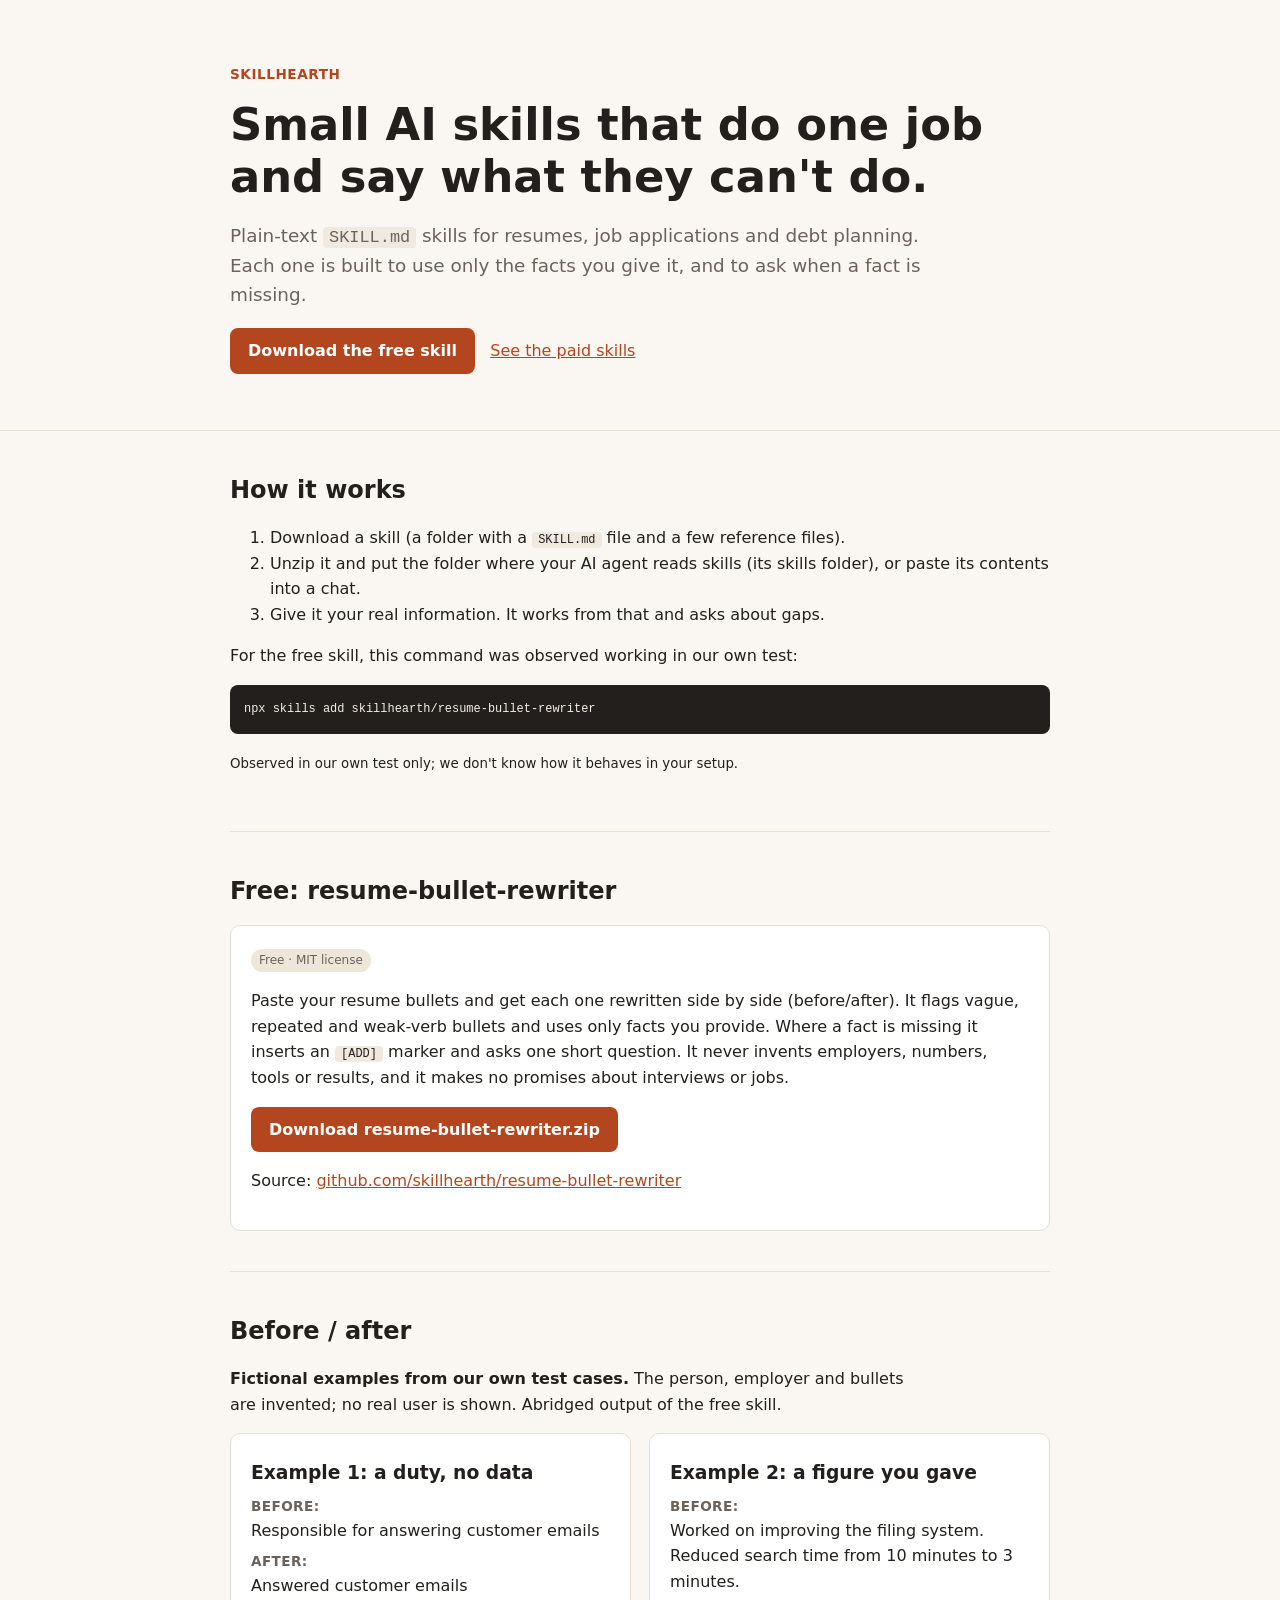
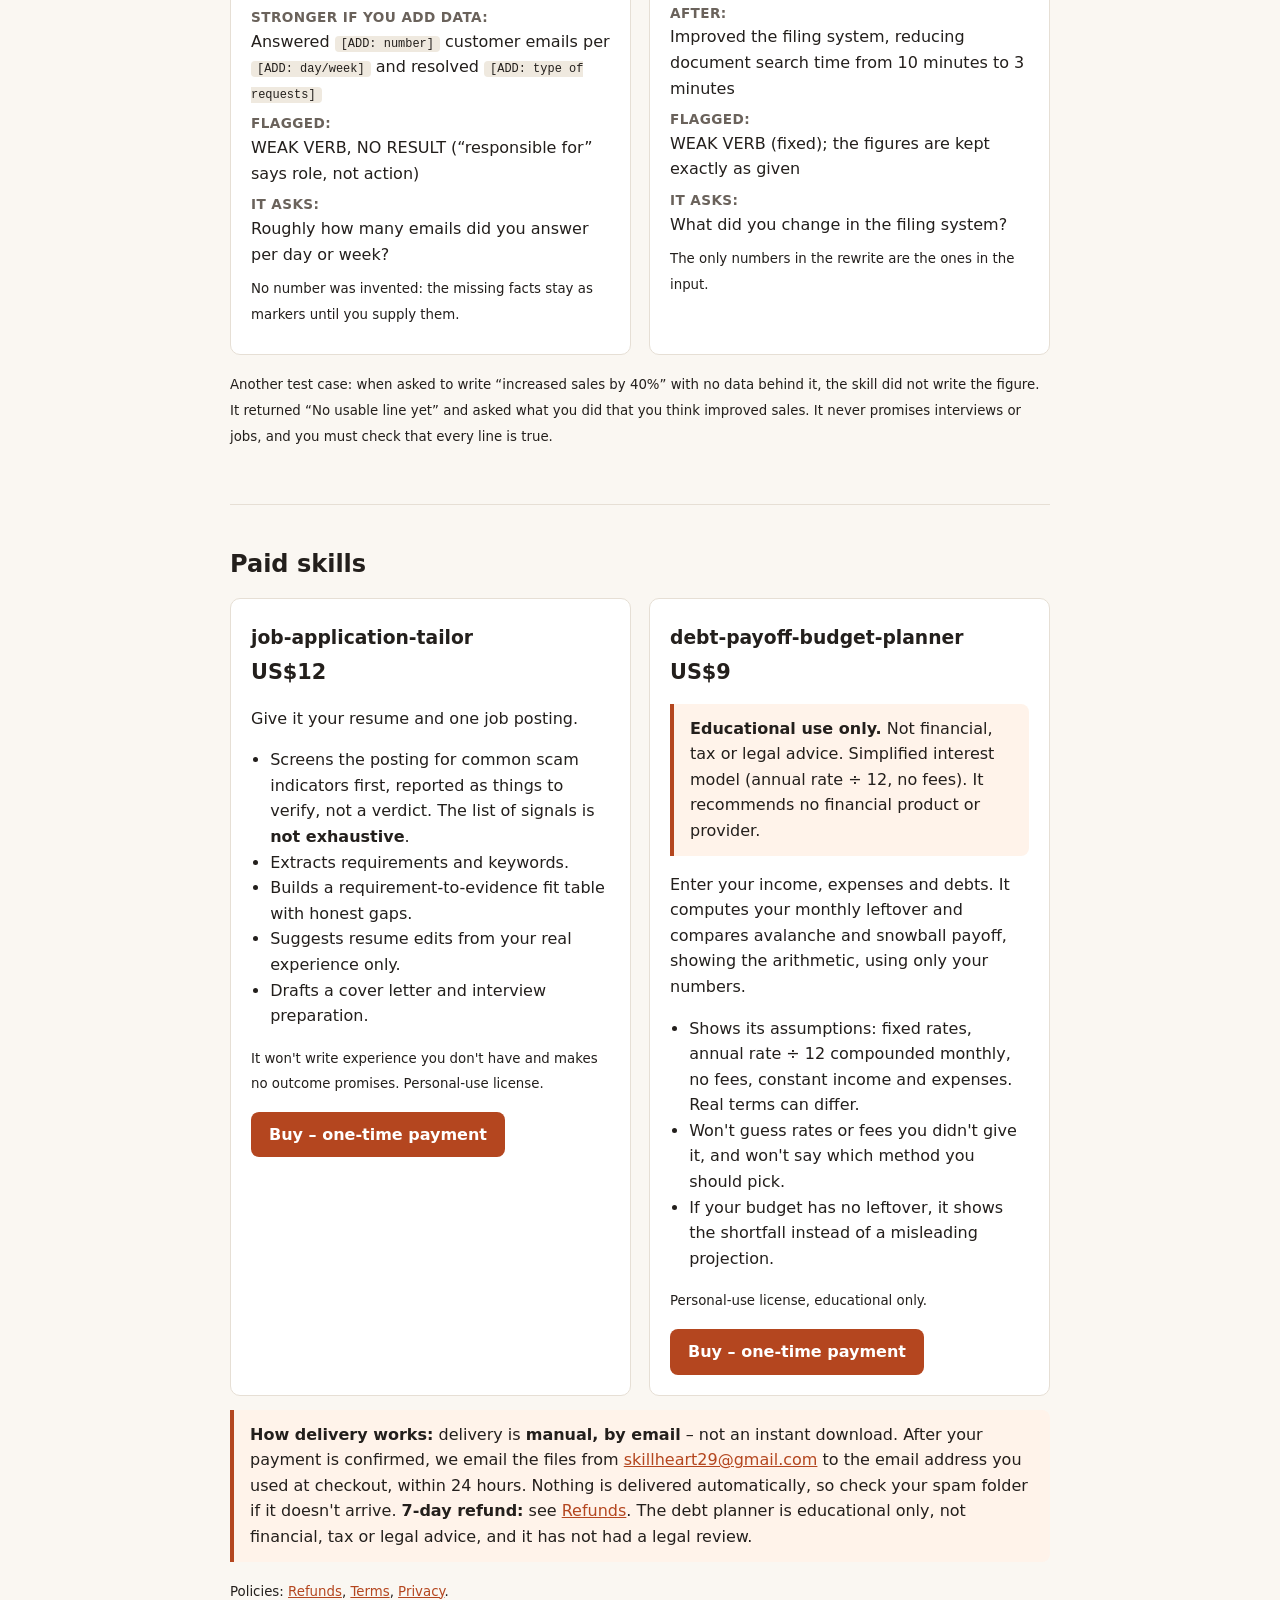
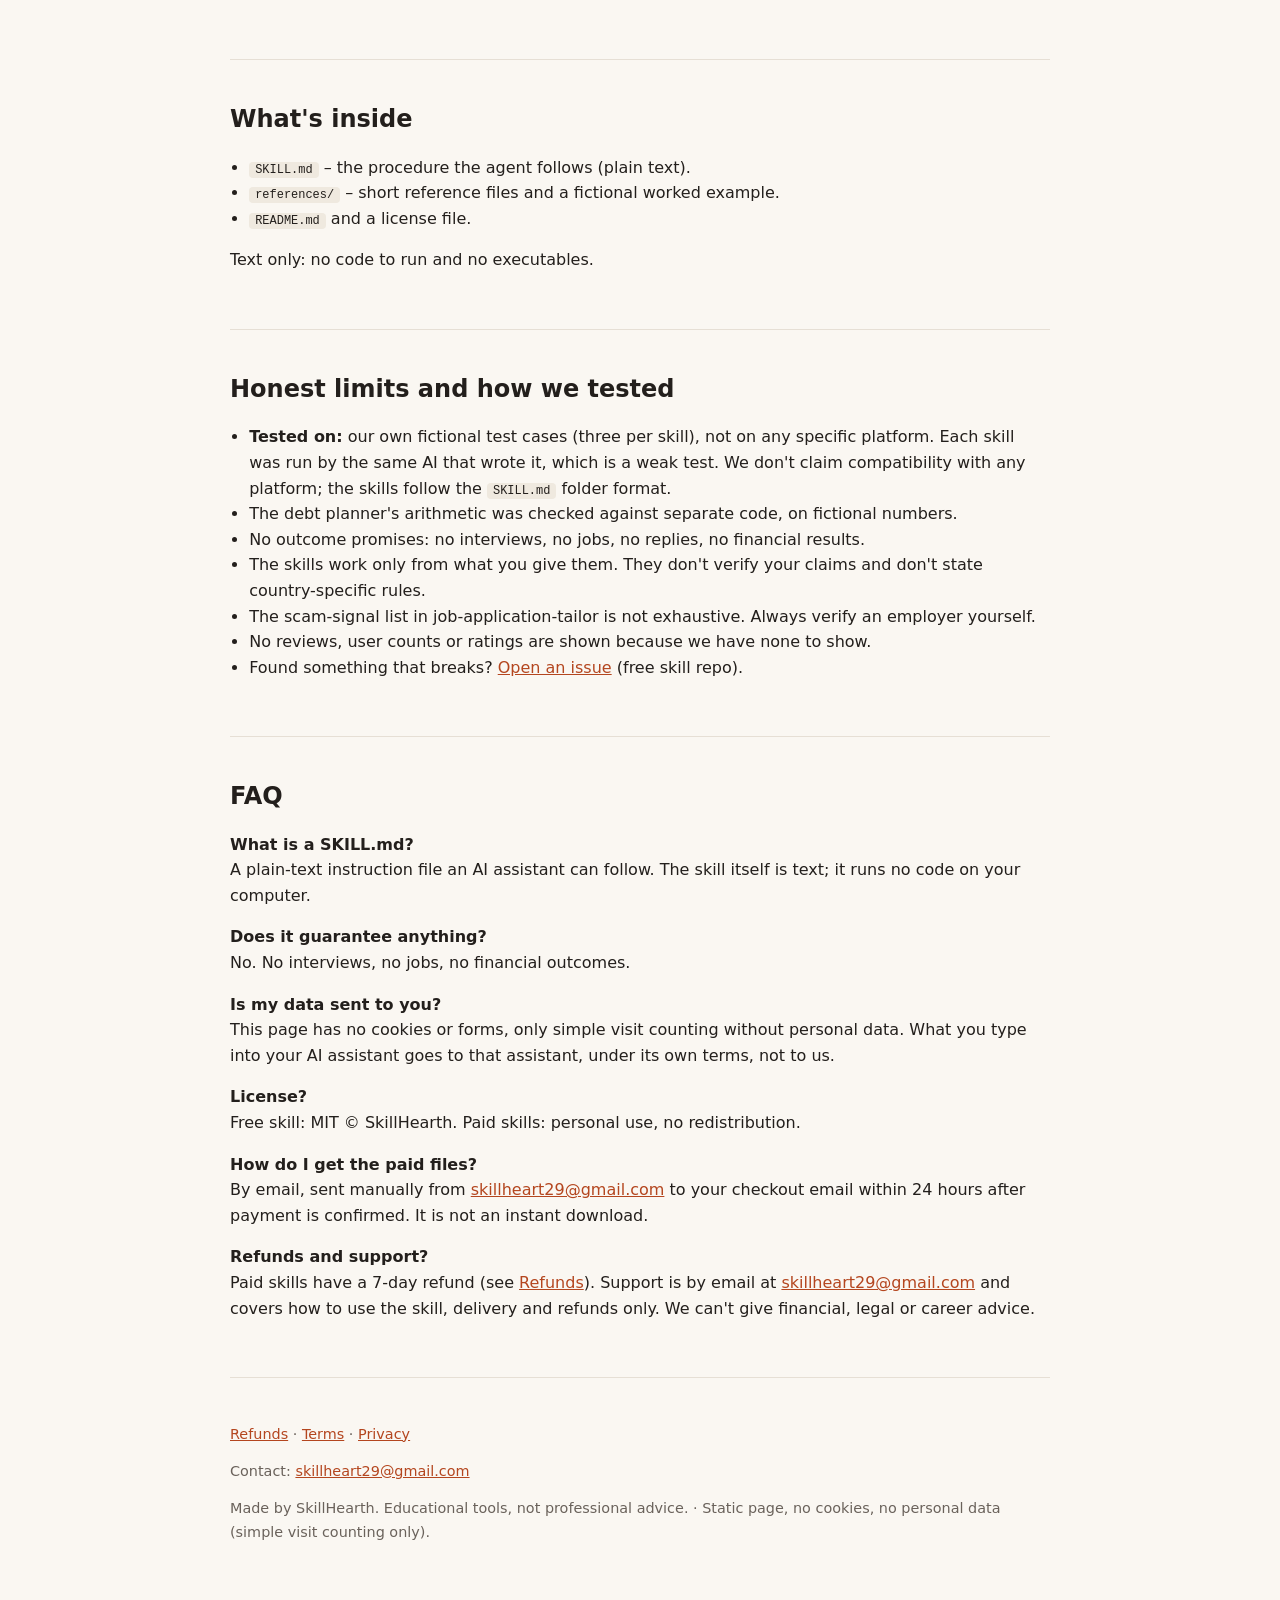
<file: index.html>
<!doctype html>
<html lang="en">
<head>
<meta charset="utf-8">
<meta name="viewport" content="width=device-width, initial-scale=1">
<title>SkillHearth – small AI skills for resumes, applications and debt planning</title>
<meta name="description" content="Small, plain-text agent skills (SKILL.md folders). One free resume-bullet rewriter, two paid skills. Honest about what they do not do.">
<link rel="stylesheet" href="style.css">
</head>
<body>
<header class="hero"><div class="wrap">
  <div class="brand">SkillHearth</div>
  <h1>Small AI skills that do one job and say what they can't do.</h1>
  <p class="lead">Plain-text <code>SKILL.md</code> skills for resumes, job applications and debt planning. Each one is built to use only the facts you give it, and to ask when a fact is missing.</p>
  <p><a class="btn" href="downloads/resume-bullet-rewriter.zip" download>Download the free skill</a> &nbsp; <a href="#paid">See the paid skills</a></p>
</div></header>

<main class="wrap">

<section id="how">
  <h2>How it works</h2>
  <ol>
    <li>Download a skill (a folder with a <code>SKILL.md</code> file and a few reference files).</li>
    <li>Unzip it and put the folder where your AI agent reads skills (its skills folder), or paste its contents into a chat.</li>
    <li>Give it your real information. It works from that and asks about gaps.</li>
  </ol>
  <p>For the free skill, this command was observed working in our own test:</p>
  <pre><code>npx skills add skillhearth/resume-bullet-rewriter</code></pre>
  <p><small>Observed in our own test only; we don't know how it behaves in your setup.</small></p>
</section>

<section id="free">
  <h2>Free: resume-bullet-rewriter</h2>
  <div class="card">
    <span class="tag">Free &middot; MIT license</span>
    <p>Paste your resume bullets and get each one rewritten side by side (before/after). It flags vague, repeated and weak-verb bullets and uses only facts you provide. Where a fact is missing it inserts an <code>[ADD]</code> marker and asks one short question. It never invents employers, numbers, tools or results, and it makes no promises about interviews or jobs.</p>
    <p><a class="btn" href="downloads/resume-bullet-rewriter.zip" download>Download resume-bullet-rewriter.zip</a></p>
    <p>Source: <a href="https://github.com/skillhearth/resume-bullet-rewriter">github.com/skillhearth/resume-bullet-rewriter</a></p>
  </div>
</section>

<section id="examples">
  <h2>Before / after</h2>
  <p class="label"><strong>Fictional examples from our own test cases.</strong> The person, employer and bullets are invented; no real user is shown. Abridged output of the free skill.</p>
  <div class="grid">
    <div class="card ba">
      <h3>Example 1: a duty, no data</h3>
      <p><span class="k">Before:</span> Responsible for answering customer emails</p>
      <p><span class="k">After:</span> Answered customer emails</p>
      <p><span class="k">Stronger if you add data:</span> Answered <code>[ADD: number]</code> customer emails per <code>[ADD: day/week]</code> and resolved <code>[ADD: type of requests]</code></p>
      <p><span class="k">Flagged:</span> WEAK VERB, NO RESULT (&ldquo;responsible for&rdquo; says role, not action)</p>
      <p><span class="k">It asks:</span> Roughly how many emails did you answer per day or week?</p>
      <p><small>No number was invented: the missing facts stay as markers until you supply them.</small></p>
    </div>
    <div class="card ba">
      <h3>Example 2: a figure you gave</h3>
      <p><span class="k">Before:</span> Worked on improving the filing system. Reduced search time from 10 minutes to 3 minutes.</p>
      <p><span class="k">After:</span> Improved the filing system, reducing document search time from 10 minutes to 3 minutes</p>
      <p><span class="k">Flagged:</span> WEAK VERB (fixed); the figures are kept exactly as given</p>
      <p><span class="k">It asks:</span> What did you change in the filing system?</p>
      <p><small>The only numbers in the rewrite are the ones in the input.</small></p>
    </div>
  </div>
  <p><small>Another test case: when asked to write &ldquo;increased sales by 40%&rdquo; with no data behind it, the skill did not write the figure. It returned &ldquo;No usable line yet&rdquo; and asked what you did that you think improved sales. It never promises interviews or jobs, and you must check that every line is true.</small></p>
</section>

<section id="paid">
  <h2>Paid skills</h2>
  <div class="grid">
    <div class="card">
      <h3>job-application-tailor</h3>
      <div class="price">US$12</div>
      <p>Give it your resume and one job posting.</p>
      <ul>
        <li>Screens the posting for common scam indicators first, reported as things to verify, not a verdict. The list of signals is <strong>not exhaustive</strong>.</li>
        <li>Extracts requirements and keywords.</li>
        <li>Builds a requirement-to-evidence fit table with honest gaps.</li>
        <li>Suggests resume edits from your real experience only.</li>
        <li>Drafts a cover letter and interview preparation.</li>
      </ul>
      <p><small>It won't write experience you don't have and makes no outcome promises. Personal-use license.</small></p>
      <a class="btn" href="https://buy.stripe.com/cNicMZbQJfxW5eu9It33W00" rel="noopener">Buy &ndash; one-time payment</a>
    </div>
    <div class="card">
      <h3>debt-payoff-budget-planner</h3>
      <div class="price">US$9</div>
      <div class="notice"><strong>Educational use only.</strong> Not financial, tax or legal advice. Simplified interest model (annual rate &divide; 12, no fees). It recommends no financial product or provider.</div>
      <p>Enter your income, expenses and debts. It computes your monthly leftover and compares avalanche and snowball payoff, showing the arithmetic, using only your numbers.</p>
      <ul>
        <li>Shows its assumptions: fixed rates, annual rate &divide; 12 compounded monthly, no fees, constant income and expenses. Real terms can differ.</li>
        <li>Won't guess rates or fees you didn't give it, and won't say which method you should pick.</li>
        <li>If your budget has no leftover, it shows the shortfall instead of a misleading projection.</li>
      </ul>
      <p><small>Personal-use license, educational only.</small></p>
      <a class="btn" href="https://buy.stripe.com/bJecMZdYR2LabCS2g133W01" rel="noopener">Buy &ndash; one-time payment</a>
    </div>
  </div>
  <div class="notice"><strong>How delivery works:</strong> delivery is <strong>manual, by email</strong> &ndash; not an instant download. After your payment is confirmed, we email the files from <a href="mailto:skillheart29@gmail.com">skillheart29@gmail.com</a> to the email address you used at checkout, within 24 hours. Nothing is delivered automatically, so check your spam folder if it doesn't arrive. <strong>7-day refund:</strong> see <a href="refunds/">Refunds</a>. The debt planner is educational only, not financial, tax or legal advice, and it has not had a legal review.</div>
  <p><small>Policies: <a href="refunds/">Refunds</a>, <a href="terms/">Terms</a>, <a href="privacy/">Privacy</a>.</small></p>
</section>

<section id="inside">
  <h2>What's inside</h2>
  <ul>
    <li><code>SKILL.md</code> &ndash; the procedure the agent follows (plain text).</li>
    <li><code>references/</code> &ndash; short reference files and a fictional worked example.</li>
    <li><code>README.md</code> and a license file.</li>
  </ul>
  <p>Text only: no code to run and no executables.</p>
</section>

<section id="limits">
  <h2>Honest limits and how we tested</h2>
  <ul>
    <li><strong>Tested on:</strong> our own fictional test cases (three per skill), not on any specific platform. Each skill was run by the same AI that wrote it, which is a weak test. We don't claim compatibility with any platform; the skills follow the <code>SKILL.md</code> folder format.</li>
    <li>The debt planner's arithmetic was checked against separate code, on fictional numbers.</li>
    <li>No outcome promises: no interviews, no jobs, no replies, no financial results.</li>
    <li>The skills work only from what you give them. They don't verify your claims and don't state country-specific rules.</li>
    <li>The scam-signal list in job-application-tailor is not exhaustive. Always verify an employer yourself.</li>
    <li>No reviews, user counts or ratings are shown because we have none to show.</li>
    <li>Found something that breaks? <a href="https://github.com/skillhearth/resume-bullet-rewriter/issues">Open an issue</a> (free skill repo).</li>
  </ul>
</section>

<section id="faq">
  <h2>FAQ</h2>
  <p><strong>What is a SKILL.md?</strong><br>A plain-text instruction file an AI assistant can follow. The skill itself is text; it runs no code on your computer.</p>
  <p><strong>Does it guarantee anything?</strong><br>No. No interviews, no jobs, no financial outcomes.</p>
  <p><strong>Is my data sent to you?</strong><br>This page has no cookies or forms, only simple visit counting without personal data. What you type into your AI assistant goes to that assistant, under its own terms, not to us.</p>
  <p><strong>License?</strong><br>Free skill: MIT &copy; SkillHearth. Paid skills: personal use, no redistribution.</p>
  <p><strong>How do I get the paid files?</strong><br>By email, sent manually from <a href="mailto:skillheart29@gmail.com">skillheart29@gmail.com</a> to your checkout email within 24 hours after payment is confirmed. It is not an instant download.</p>
  <p><strong>Refunds and support?</strong><br>Paid skills have a 7-day refund (see <a href="refunds/">Refunds</a>). Support is by email at <a href="mailto:skillheart29@gmail.com">skillheart29@gmail.com</a> and covers how to use the skill, delivery and refunds only. We can't give financial, legal or career advice.</p>
</section>
</main>

<footer><div class="wrap">
  <p><a href="refunds/">Refunds</a> &middot; <a href="terms/">Terms</a> &middot; <a href="privacy/">Privacy</a></p>
  <p>Contact: <a href="mailto:skillheart29@gmail.com">skillheart29@gmail.com</a></p>
  <p>Made by SkillHearth. Educational tools, not professional advice. &middot; Static page, no cookies, no personal data (simple visit counting only).</p>
</div></footer>
<script data-goatcounter="https://skillhearth.goatcounter.com/count" async src="//gc.zgo.at/count.js"></script>
</body>
</html>
</file>
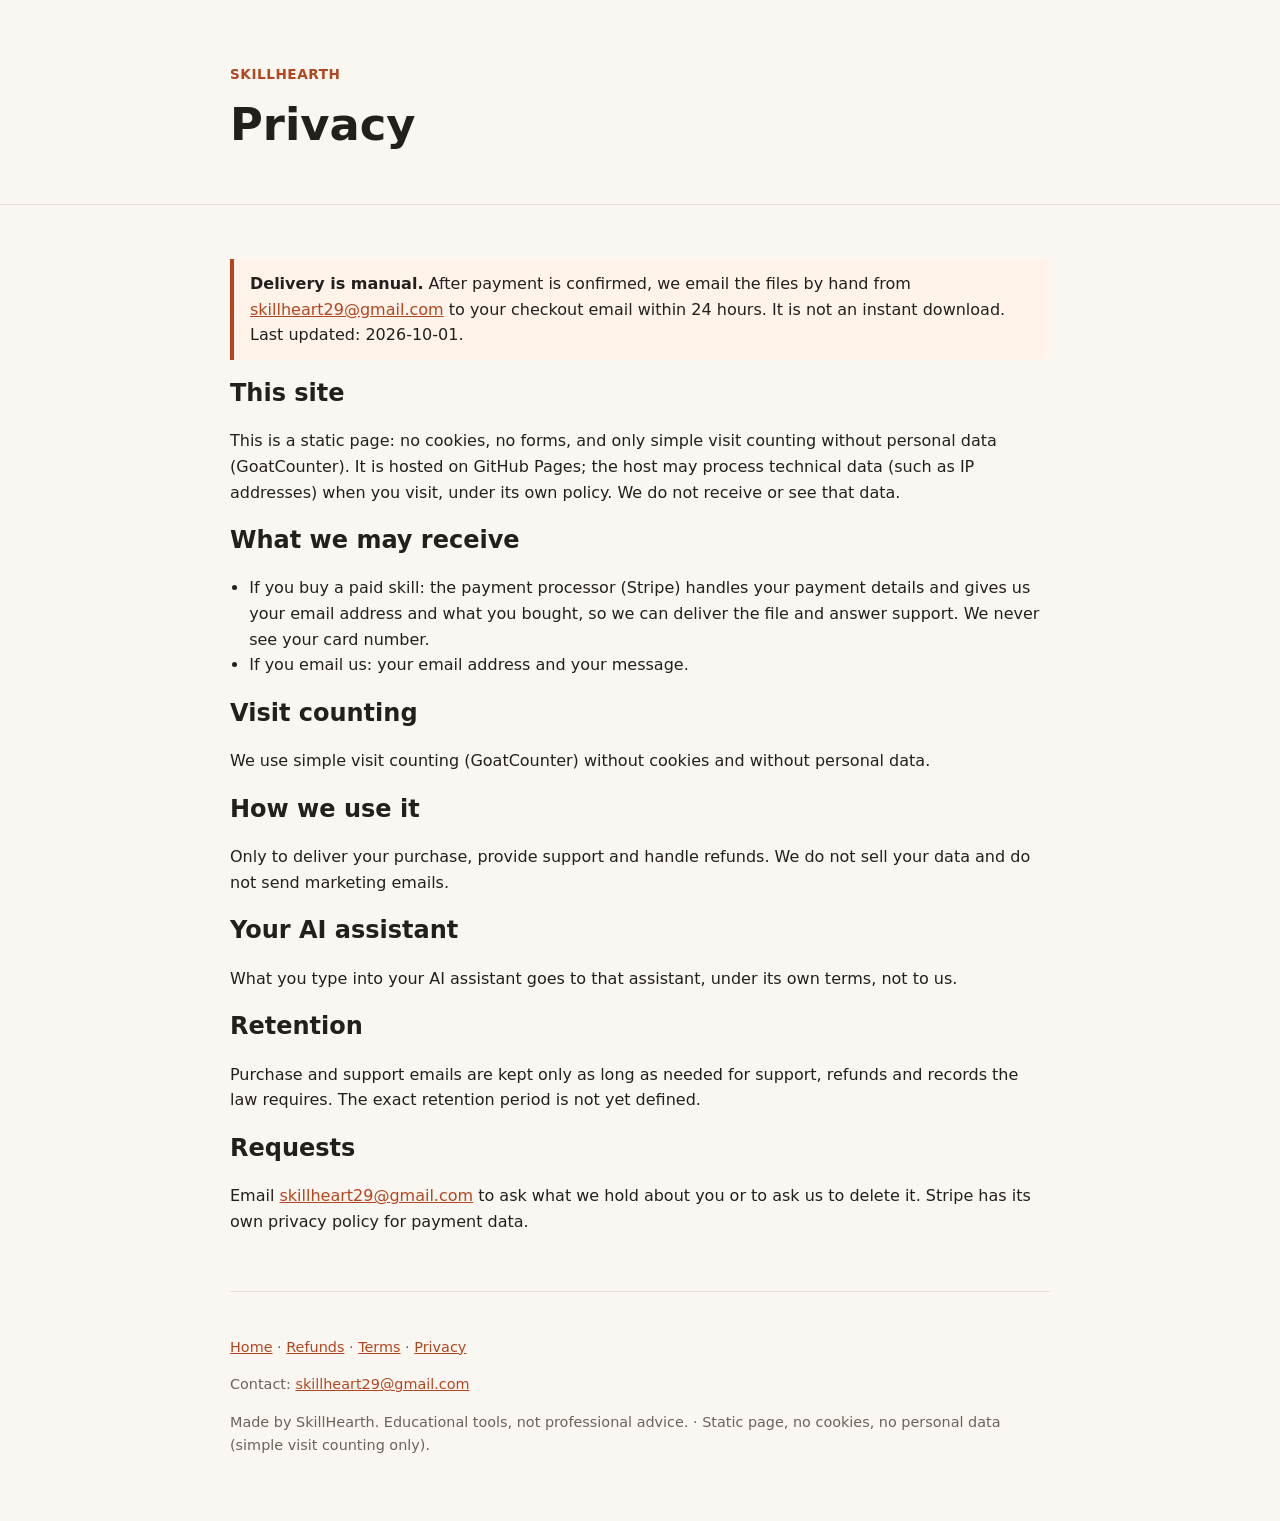
<file: privacy/index.html>
<!doctype html>
<html lang="en">
<head>
<meta charset="utf-8">
<meta name="viewport" content="width=device-width, initial-scale=1">
<title>Privacy &ndash; SkillHearth</title>
<meta name="description" content="SkillHearth privacy.">
<link rel="stylesheet" href="../style.css">
</head>
<body>
<header class="hero"><div class="wrap">
  <div class="brand"><a href="../" style="text-decoration:none">SkillHearth</a></div>
  <h1>Privacy</h1>
</div></header>
<main class="wrap">
<section>
<div class="notice"><strong>Delivery is manual.</strong> After payment is confirmed, we email the files by hand from <a href="mailto:skillheart29@gmail.com">skillheart29@gmail.com</a> to your checkout email within 24 hours. It is not an instant download. Last updated: 2026-10-01.</div>
<h2>This site</h2>
<p>This is a static page: no cookies, no forms, and only simple visit counting without personal data (GoatCounter). It is hosted on GitHub Pages; the host may process technical data (such as IP addresses) when you visit, under its own policy. We do not receive or see that data.</p>
<h2>What we may receive</h2>
<ul>
  <li>If you buy a paid skill: the payment processor (Stripe) handles your payment details and gives us your email address and what you bought, so we can deliver the file and answer support. We never see your card number.</li>
  <li>If you email us: your email address and your message.</li>
</ul>
<h2>Visit counting</h2>
<p>We use simple visit counting (GoatCounter) without cookies and without personal data.</p>
<h2>How we use it</h2>
<p>Only to deliver your purchase, provide support and handle refunds. We do not sell your data and do not send marketing emails.</p>
<h2>Your AI assistant</h2>
<p>What you type into your AI assistant goes to that assistant, under its own terms, not to us.</p>
<h2>Retention</h2>
<p>Purchase and support emails are kept only as long as needed for support, refunds and records the law requires. The exact retention period is not yet defined.</p>
<h2>Requests</h2>
<p>Email <a href="mailto:skillheart29@gmail.com">skillheart29@gmail.com</a> to ask what we hold about you or to ask us to delete it. Stripe has its own privacy policy for payment data.</p>
</section>
</main>
<footer><div class="wrap">
  <p><a href="../">Home</a> &middot; <a href="../refunds/">Refunds</a> &middot; <a href="../terms/">Terms</a> &middot; <a href="../privacy/">Privacy</a></p>
  <p>Contact: <a href="mailto:skillheart29@gmail.com">skillheart29@gmail.com</a></p>
  <p>Made by SkillHearth. Educational tools, not professional advice. &middot; Static page, no cookies, no personal data (simple visit counting only).</p>
</div></footer>
<script data-goatcounter="https://skillhearth.goatcounter.com/count" async src="//gc.zgo.at/count.js"></script>
</body>
</html>
</file>
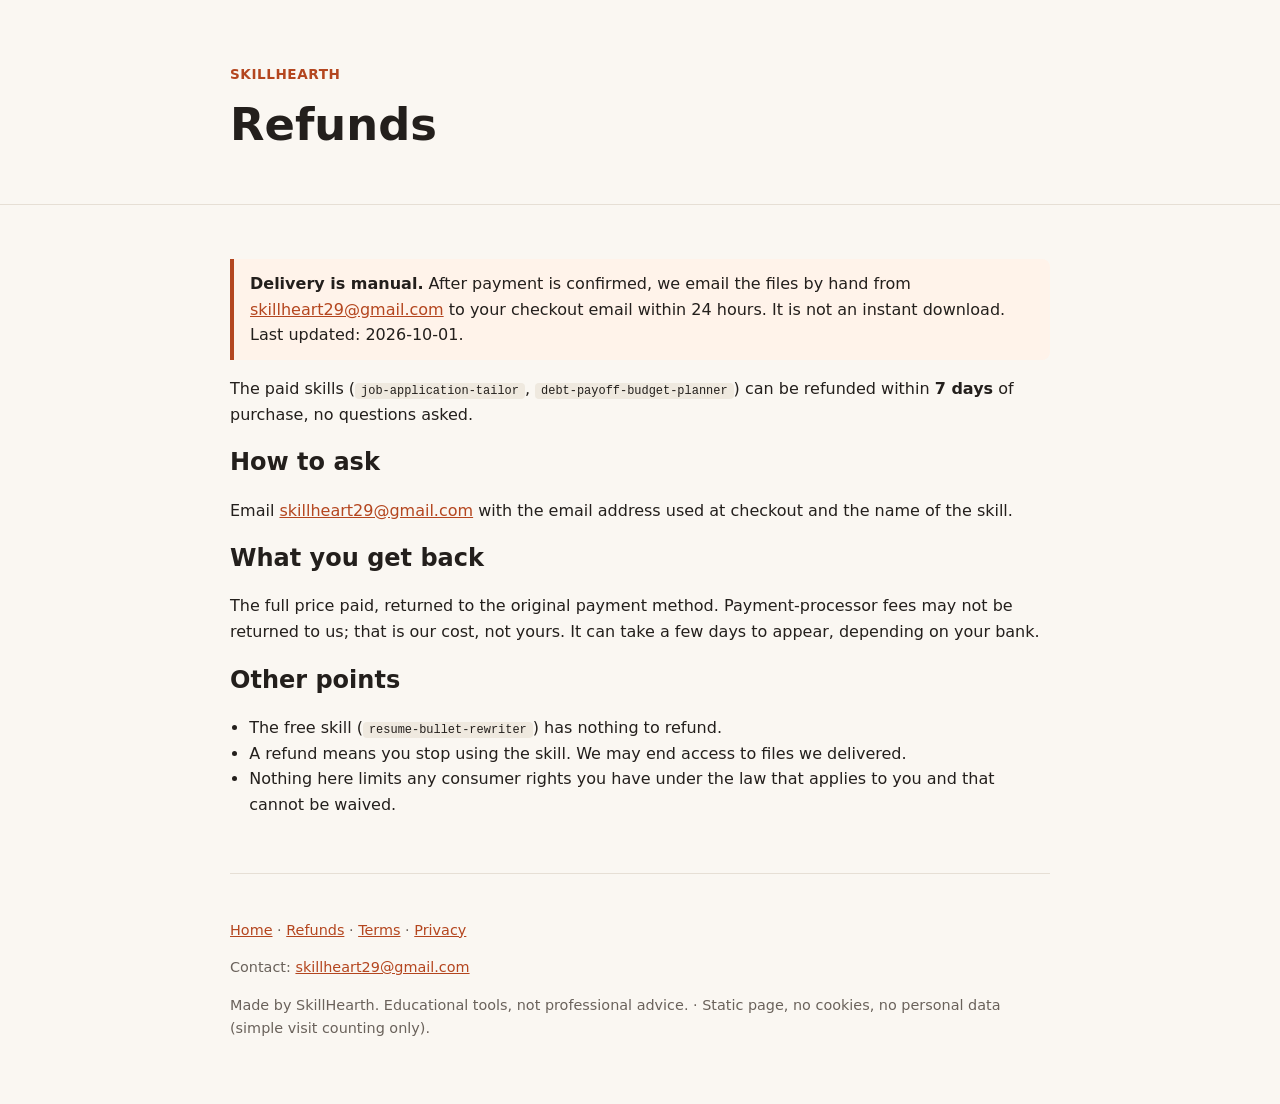
<file: refunds/index.html>
<!doctype html>
<html lang="en">
<head>
<meta charset="utf-8">
<meta name="viewport" content="width=device-width, initial-scale=1">
<title>Refunds &ndash; SkillHearth</title>
<meta name="description" content="SkillHearth refunds.">
<link rel="stylesheet" href="../style.css">
</head>
<body>
<header class="hero"><div class="wrap">
  <div class="brand"><a href="../" style="text-decoration:none">SkillHearth</a></div>
  <h1>Refunds</h1>
</div></header>
<main class="wrap">
<section>
<div class="notice"><strong>Delivery is manual.</strong> After payment is confirmed, we email the files by hand from <a href="mailto:skillheart29@gmail.com">skillheart29@gmail.com</a> to your checkout email within 24 hours. It is not an instant download. Last updated: 2026-10-01.</div>
<p>The paid skills (<code>job-application-tailor</code>, <code>debt-payoff-budget-planner</code>) can be refunded within <strong>7 days</strong> of purchase, no questions asked.</p>
<h2>How to ask</h2>
<p>Email <a href="mailto:skillheart29@gmail.com">skillheart29@gmail.com</a> with the email address used at checkout and the name of the skill.</p>
<h2>What you get back</h2>
<p>The full price paid, returned to the original payment method. Payment-processor fees may not be returned to us; that is our cost, not yours. It can take a few days to appear, depending on your bank.</p>
<h2>Other points</h2>
<ul>
  <li>The free skill (<code>resume-bullet-rewriter</code>) has nothing to refund.</li>
  <li>A refund means you stop using the skill. We may end access to files we delivered.</li>
  <li>Nothing here limits any consumer rights you have under the law that applies to you and that cannot be waived.</li>
</ul>
</section>
</main>
<footer><div class="wrap">
  <p><a href="../">Home</a> &middot; <a href="../refunds/">Refunds</a> &middot; <a href="../terms/">Terms</a> &middot; <a href="../privacy/">Privacy</a></p>
  <p>Contact: <a href="mailto:skillheart29@gmail.com">skillheart29@gmail.com</a></p>
  <p>Made by SkillHearth. Educational tools, not professional advice. &middot; Static page, no cookies, no personal data (simple visit counting only).</p>
</div></footer>
<script data-goatcounter="https://skillhearth.goatcounter.com/count" async src="//gc.zgo.at/count.js"></script>
</body>
</html>
</file>
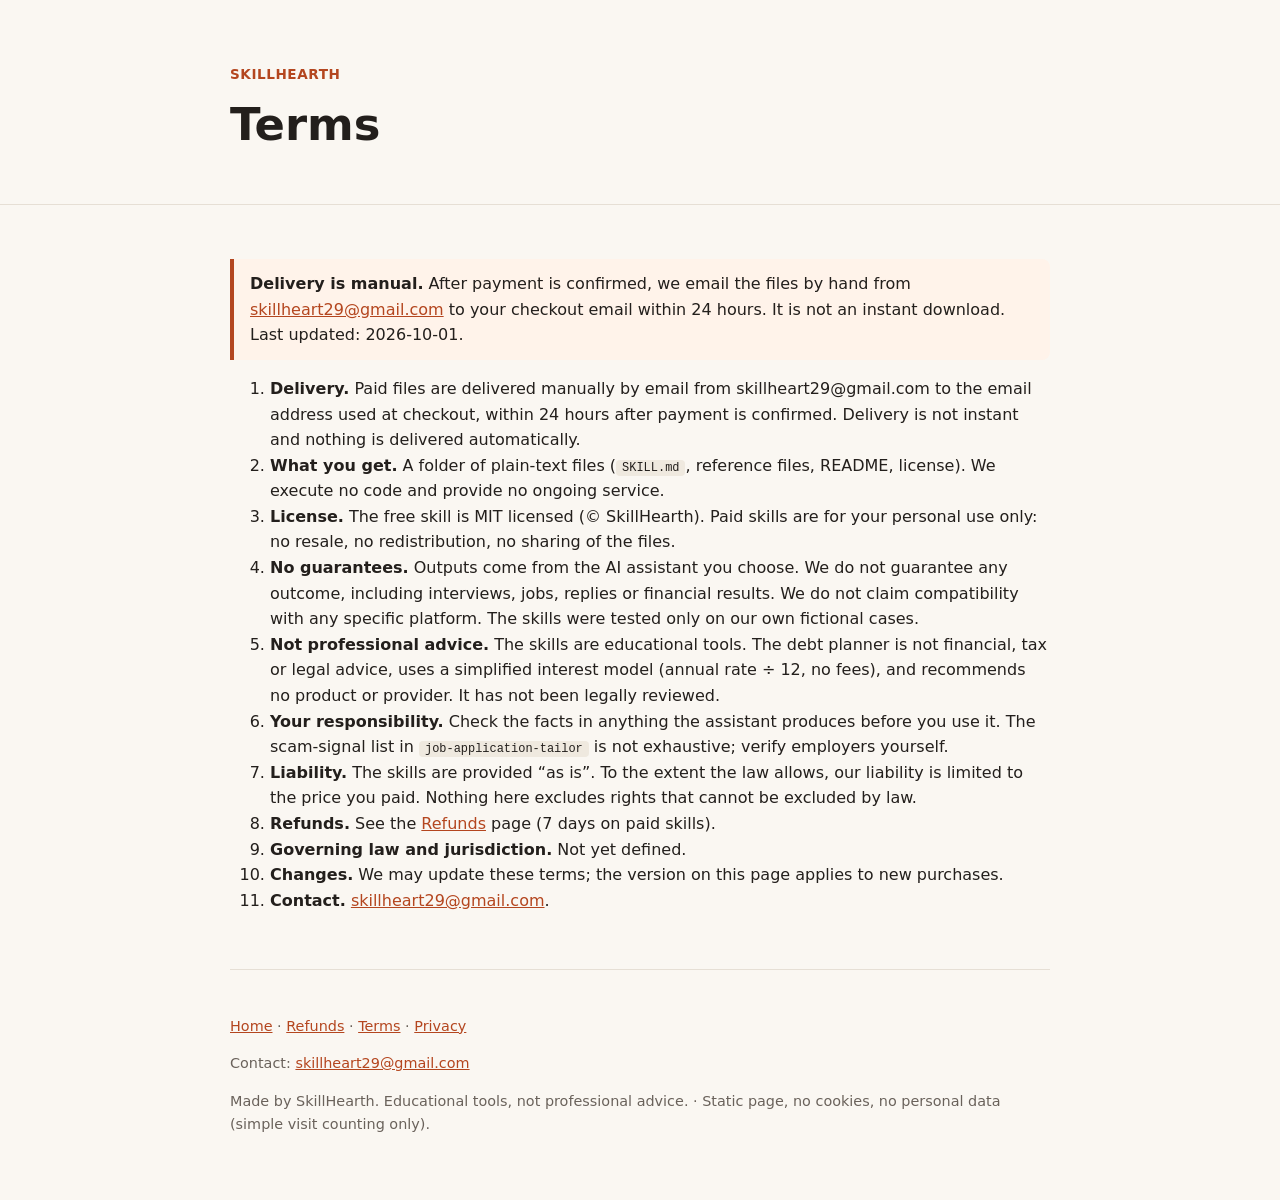
<file: terms/index.html>
<!doctype html>
<html lang="en">
<head>
<meta charset="utf-8">
<meta name="viewport" content="width=device-width, initial-scale=1">
<title>Terms &ndash; SkillHearth</title>
<meta name="description" content="SkillHearth terms.">
<link rel="stylesheet" href="../style.css">
</head>
<body>
<header class="hero"><div class="wrap">
  <div class="brand"><a href="../" style="text-decoration:none">SkillHearth</a></div>
  <h1>Terms</h1>
</div></header>
<main class="wrap">
<section>
<div class="notice"><strong>Delivery is manual.</strong> After payment is confirmed, we email the files by hand from <a href="mailto:skillheart29@gmail.com">skillheart29@gmail.com</a> to your checkout email within 24 hours. It is not an instant download. Last updated: 2026-10-01.</div>
<ol>
  <li><strong>Delivery.</strong> Paid files are delivered manually by email from skillheart29@gmail.com to the email address used at checkout, within 24 hours after payment is confirmed. Delivery is not instant and nothing is delivered automatically.</li>
  <li><strong>What you get.</strong> A folder of plain-text files (<code>SKILL.md</code>, reference files, README, license). We execute no code and provide no ongoing service.</li>
  <li><strong>License.</strong> The free skill is MIT licensed (&copy; SkillHearth). Paid skills are for your personal use only: no resale, no redistribution, no sharing of the files.</li>
  <li><strong>No guarantees.</strong> Outputs come from the AI assistant you choose. We do not guarantee any outcome, including interviews, jobs, replies or financial results. We do not claim compatibility with any specific platform. The skills were tested only on our own fictional cases.</li>
  <li><strong>Not professional advice.</strong> The skills are educational tools. The debt planner is not financial, tax or legal advice, uses a simplified interest model (annual rate &divide; 12, no fees), and recommends no product or provider. It has not been legally reviewed.</li>
  <li><strong>Your responsibility.</strong> Check the facts in anything the assistant produces before you use it. The scam-signal list in <code>job-application-tailor</code> is not exhaustive; verify employers yourself.</li>
  <li><strong>Liability.</strong> The skills are provided &ldquo;as is&rdquo;. To the extent the law allows, our liability is limited to the price you paid. Nothing here excludes rights that cannot be excluded by law.</li>
  <li><strong>Refunds.</strong> See the <a href="../refunds/">Refunds</a> page (7 days on paid skills).</li>
  <li><strong>Governing law and jurisdiction.</strong> Not yet defined.</li>
  <li><strong>Changes.</strong> We may update these terms; the version on this page applies to new purchases.</li>
  <li><strong>Contact.</strong> <a href="mailto:skillheart29@gmail.com">skillheart29@gmail.com</a>.</li>
</ol>
</section>
</main>
<footer><div class="wrap">
  <p><a href="../">Home</a> &middot; <a href="../refunds/">Refunds</a> &middot; <a href="../terms/">Terms</a> &middot; <a href="../privacy/">Privacy</a></p>
  <p>Contact: <a href="mailto:skillheart29@gmail.com">skillheart29@gmail.com</a></p>
  <p>Made by SkillHearth. Educational tools, not professional advice. &middot; Static page, no cookies, no personal data (simple visit counting only).</p>
</div></footer>
<script data-goatcounter="https://skillhearth.goatcounter.com/count" async src="//gc.zgo.at/count.js"></script>
</body>
</html>
</file>
<file: style.css>
:root{--bg:#faf7f2;--fg:#231f1c;--muted:#6a625b;--accent:#b4461f;--card:#fff;--line:#e6dfd5}
*{box-sizing:border-box}
html{font-family:system-ui,-apple-system,"Segoe UI",Roboto,Helvetica,Arial,sans-serif;line-height:1.6;color:var(--fg);background:var(--bg)}
body{margin:0}
.wrap{max-width:860px;margin:0 auto;padding:0 20px}
header.hero{padding:64px 0 40px;border-bottom:1px solid var(--line)}
.brand{font-weight:700;letter-spacing:.04em;color:var(--accent);text-transform:uppercase;font-size:.85rem}
h1{font-size:clamp(1.9rem,5vw,2.8rem);line-height:1.15;margin:.3em 0}
h2{font-size:1.5rem;margin:0 0 .6em}
h3{margin:.2em 0}
section{padding:40px 0;border-bottom:1px solid var(--line)}
.lead{font-size:1.15rem;color:var(--muted);max-width:40em}
.grid{display:grid;gap:18px;grid-template-columns:repeat(auto-fit,minmax(260px,1fr))}
.card{background:var(--card);border:1px solid var(--line);border-radius:10px;padding:20px}
.price{font-weight:700;font-size:1.3rem}
.tag{display:inline-block;font-size:.75rem;padding:2px 8px;border-radius:99px;background:#efe6da;color:var(--muted)}
.btn{display:inline-block;padding:10px 18px;border-radius:8px;background:var(--accent);color:#fff;text-decoration:none;font-weight:600;border:0;font-size:1rem}
.btn:hover,.btn:focus{background:#8f3717}
.btn[aria-disabled="true"]{background:#d9d2c8;color:#7b736a;cursor:not-allowed}
.notice{border-left:4px solid var(--accent);background:#fff3ea;padding:12px 16px;border-radius:0 8px 8px 0;margin:14px 0}
code{background:#efe9df;padding:1px 6px;border-radius:4px;font-size:.92em}
pre{background:#231f1c;color:#f5efe6;padding:14px;border-radius:8px;overflow-x:auto}
pre code{background:none;padding:0}
ul{padding-left:1.2em}
footer{padding:30px 0 50px;color:var(--muted);font-size:.9rem}
a{color:var(--accent)}
.ba .k{font-weight:700;color:var(--muted);font-size:.85rem;text-transform:uppercase;letter-spacing:.03em;display:block}
.ba p{margin:.5em 0}
.label{max-width:44em}
</file>
